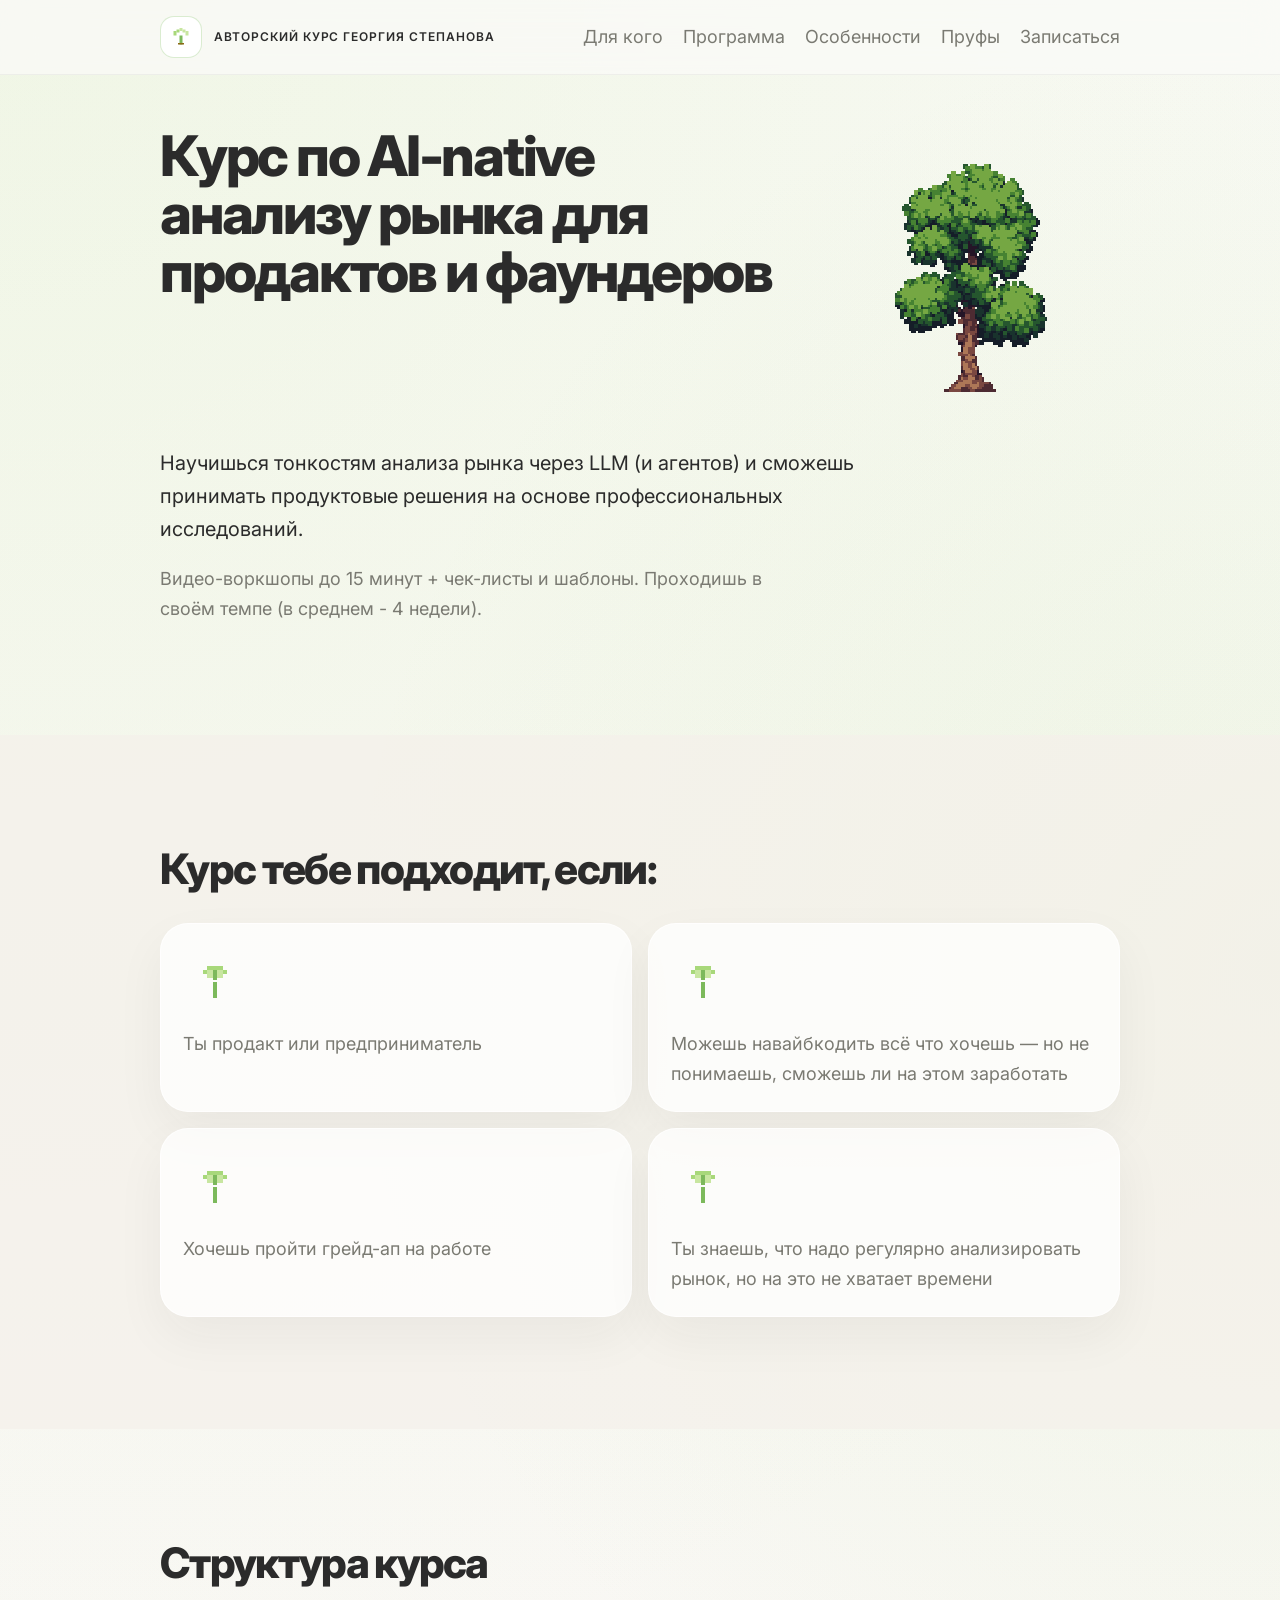
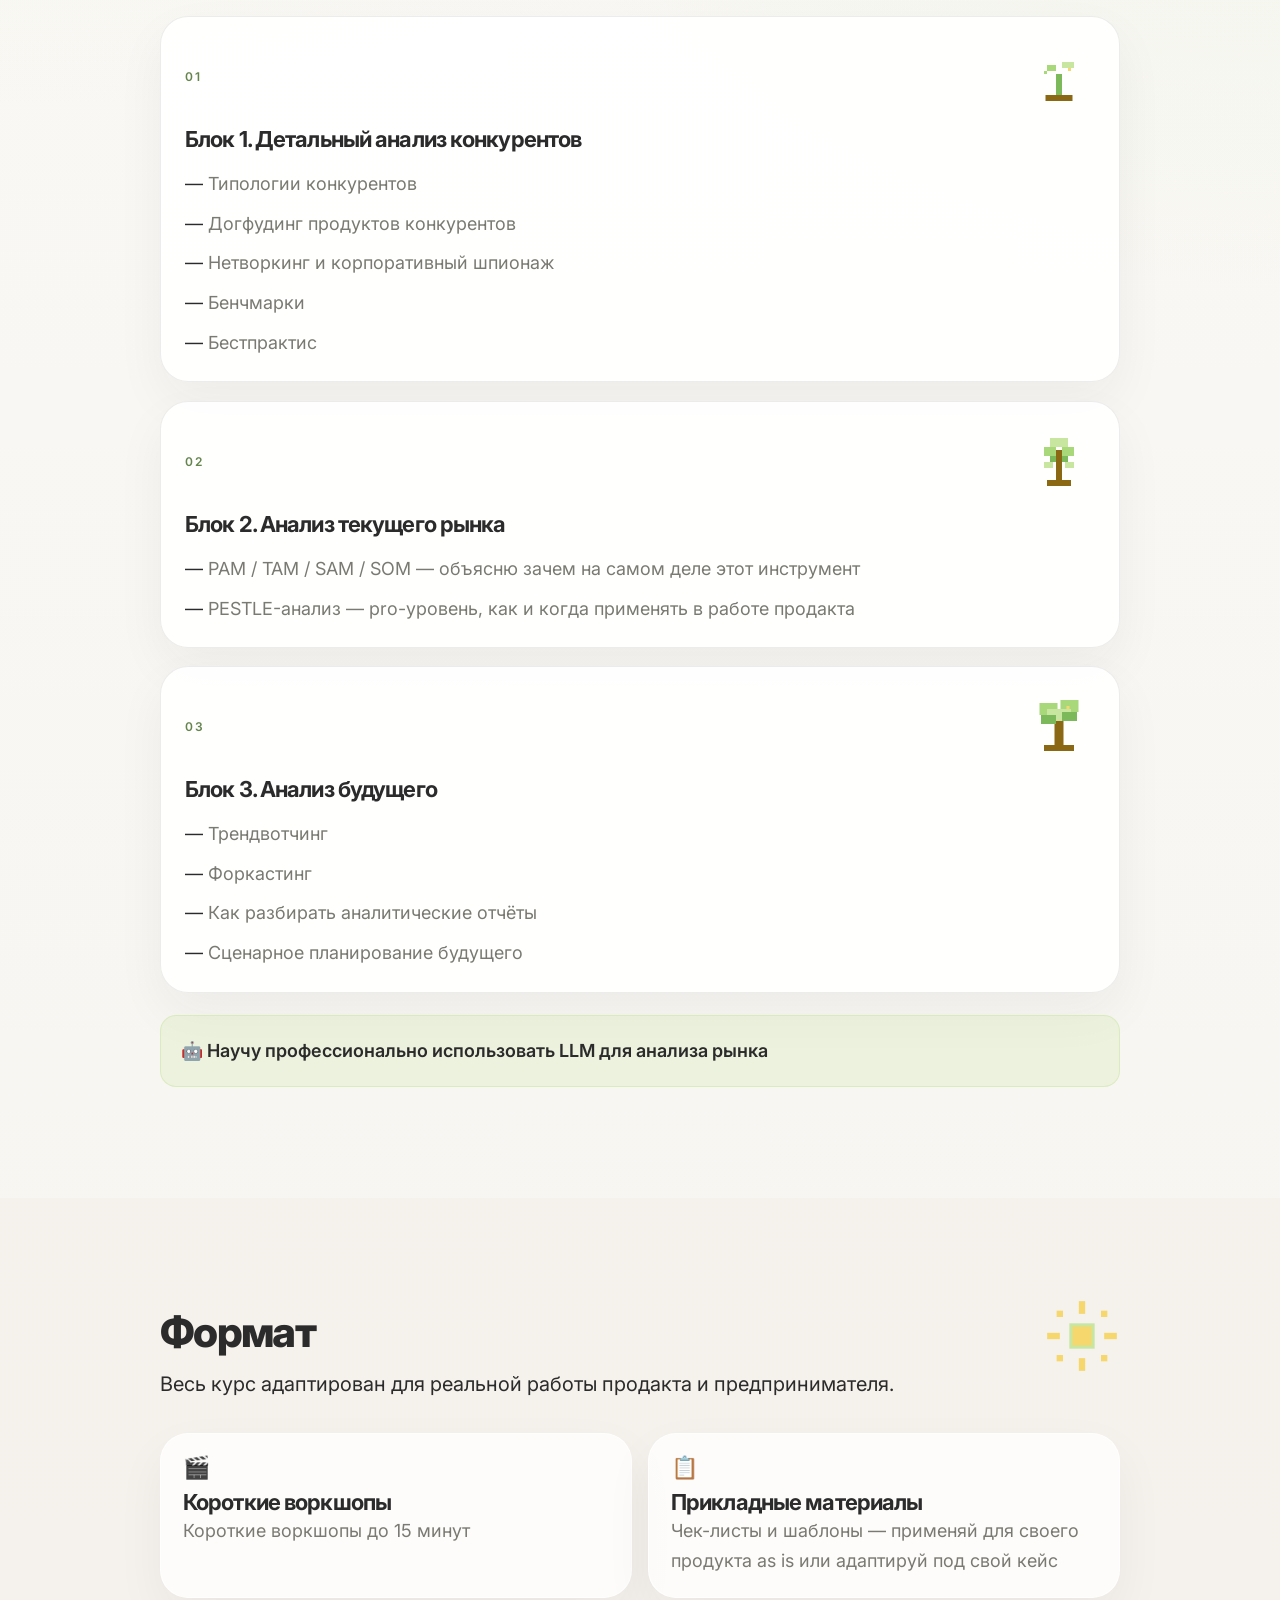
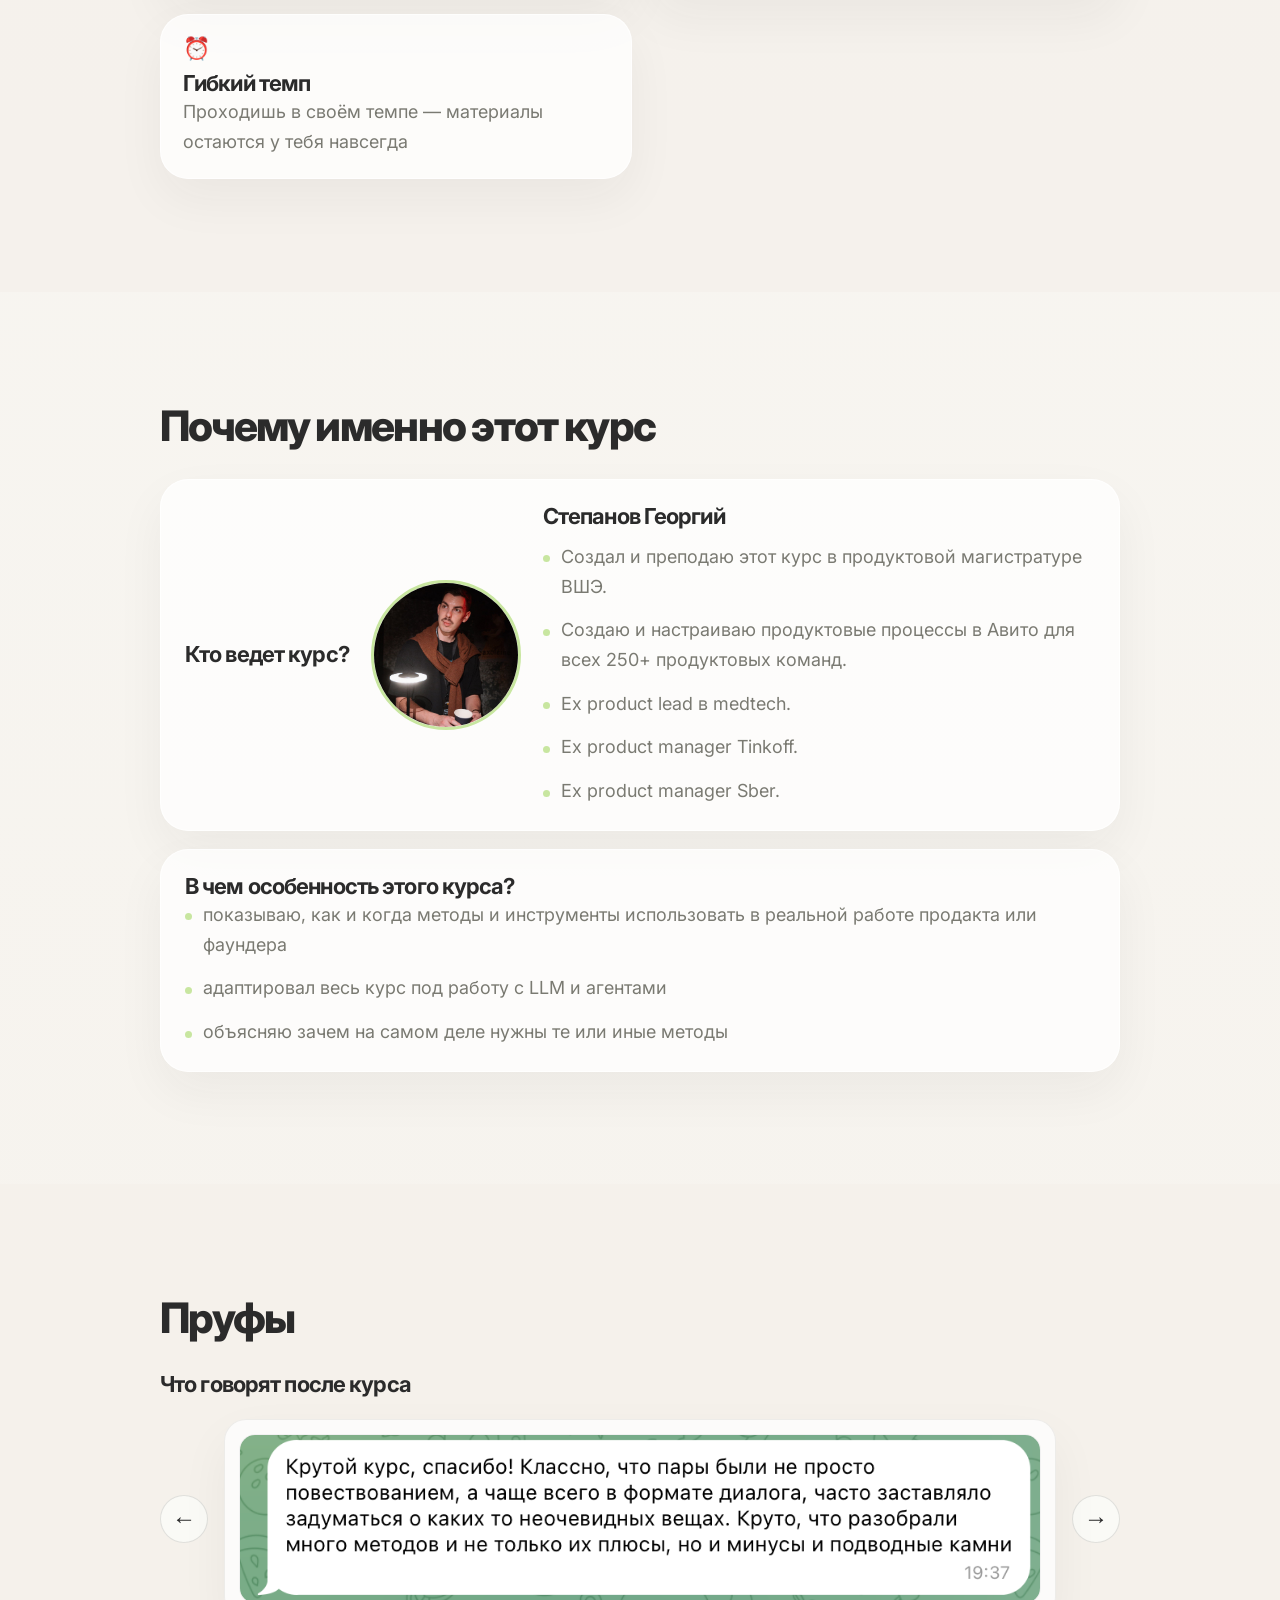
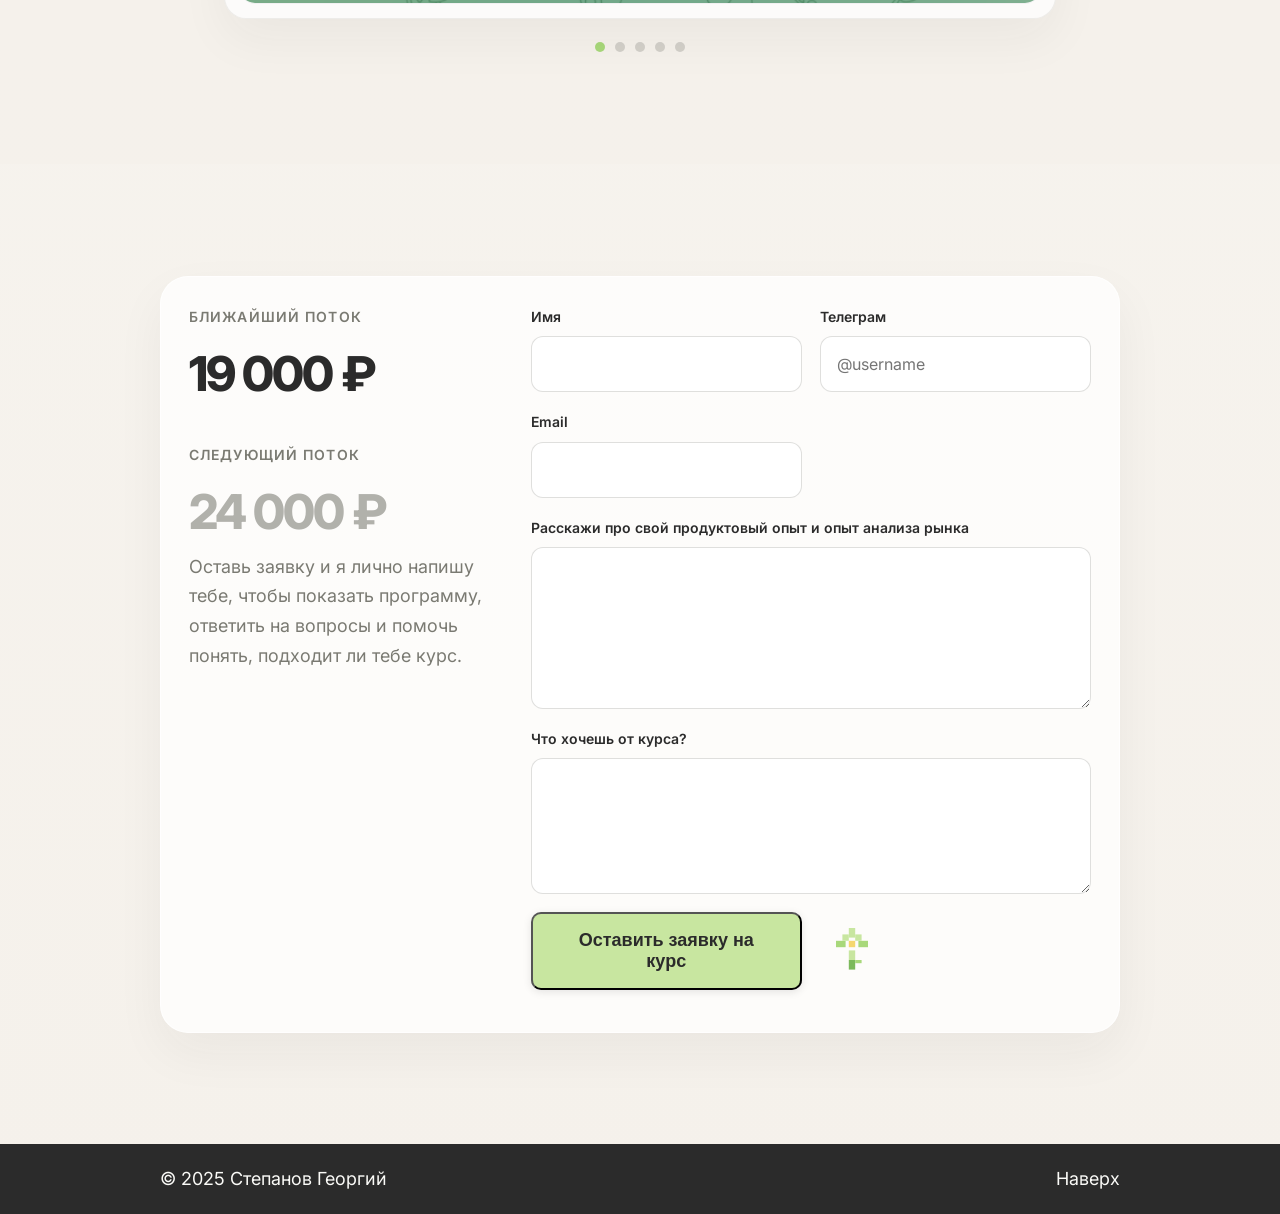
<file: landing/index.html>
<!DOCTYPE html>
<html lang="ru">
<head>
  <meta charset="UTF-8">
  <meta name="viewport" content="width=device-width, initial-scale=1.0">
  <title>Курс по AI-native анализу рынка для продактов и фаундеров</title>
  <meta
    name="description"
    content="Курс по AI-native анализу рынка для продактов и фаундеров: короткие видео-воркшопы, шаблоны и практические инструменты для реальной работы."
  >
  <link rel="preconnect" href="https://fonts.googleapis.com">
  <link rel="preconnect" href="https://fonts.gstatic.com" crossorigin>
  <link
    href="https://fonts.googleapis.com/css2?family=Inter:wght@400;500;600;700;800&display=swap"
    rel="stylesheet"
  >
  <link rel="stylesheet" href="css/style.css">
  <link rel="stylesheet" href="css/animations.css">
  <link rel="stylesheet" href="css/mobile.css">
</head>
<body>
  <div class="page-shell">
    <!-- Site Header -->
    <header class="site-header">
      <div class="container header-inner">
        <a class="brand" href="#top" aria-label="На главную">
          <span class="brand-mark" aria-hidden="true">
            <svg class="pixel-icon pixel-logo-sprout" viewBox="0 0 16 16" focusable="false">
              <rect x="7" y="7" width="2" height="6" fill="#7CB95B"></rect>
              <rect x="5" y="3" width="2" height="2" fill="#A8D87A"></rect>
              <rect x="3" y="4" width="2" height="3" fill="#A8D87A"></rect>
              <rect x="7" y="2" width="2" height="2" fill="#C8E6A0"></rect>
              <rect x="9" y="3" width="2" height="2" fill="#C8E6A0"></rect>
              <rect x="11" y="4" width="2" height="3" fill="#C8E6A0"></rect>
              <rect x="6" y="12" width="4" height="1" fill="#8B6914"></rect>
            </svg>
          </span>
          <span class="brand-text">авторский курс Георгия Степанова</span>
        </a>
        <nav class="nav" aria-label="Основная навигация">
          <a href="#audience">Для кого</a>
          <a href="#modules">Программа</a>
          <a href="#author">Особенности</a>
          <a href="#proofs">Пруфы</a>
          <a href="#enroll">Записаться</a>
        </nav>
      </div>
    </header>

    <main id="top">
      <!-- Hero Section -->
      <section class="section section-primary hero" id="hero">
        <div class="container hero-copy">
          <div class="hero-title-wrap animate-on-scroll">
            <h1>Курс по AI-native анализу рынка для продактов и фаундеров</h1>
            <img
              class="pixel-icon pixel-sprout"
              src="assets/hero-tree.png"
              alt=""
              aria-hidden="true"
            >
          </div>
          <p class="hero-subtitle animate-on-scroll">
            Научишься тонкостям анализа рынка через LLM (и агентов) и сможешь принимать продуктовые решения на основе
            профессиональных исследований.
          </p>
          <p class="hero-note animate-on-scroll">
            Видео-воркшопы до 15 минут + чек-листы и шаблоны. Проходишь в своём темпе (в среднем - 4 недели).
          </p>
        </div>
      </section>

      <!-- Audience Fit Section -->
      <section class="section section-secondary" id="audience">
        <div class="container">
          <div class="section-heading animate-on-scroll">
            <h2>Курс тебе подходит, если:</h2>
          </div>
          <div class="cards-grid">
            <article class="soft-card animate-on-scroll">
              <svg class="pixel-icon pixel-leaf" viewBox="0 0 32 32" aria-hidden="true" focusable="false">
                <rect x="15" y="18" width="2" height="8" fill="#7CB95B"></rect>
                <rect x="12" y="10" width="4" height="2" fill="#A8D87A"></rect>
                <rect x="10" y="12" width="2" height="2" fill="#A8D87A"></rect>
                <rect x="12" y="12" width="4" height="4" fill="#C8E6A0"></rect>
                <rect x="16" y="10" width="4" height="2" fill="#A8D87A"></rect>
                <rect x="20" y="12" width="2" height="2" fill="#A8D87A"></rect>
                <rect x="16" y="12" width="4" height="4" fill="#C8E6A0"></rect>
                <rect x="15" y="12" width="2" height="5" fill="#7CB95B"></rect>
              </svg>
              <p>Ты продакт или предприниматель</p>
            </article>
            <article class="soft-card animate-on-scroll">
              <svg class="pixel-icon pixel-leaf" viewBox="0 0 32 32" aria-hidden="true" focusable="false">
                <rect x="15" y="18" width="2" height="8" fill="#7CB95B"></rect>
                <rect x="12" y="10" width="4" height="2" fill="#A8D87A"></rect>
                <rect x="10" y="12" width="2" height="2" fill="#A8D87A"></rect>
                <rect x="12" y="12" width="4" height="4" fill="#C8E6A0"></rect>
                <rect x="16" y="10" width="4" height="2" fill="#A8D87A"></rect>
                <rect x="20" y="12" width="2" height="2" fill="#A8D87A"></rect>
                <rect x="16" y="12" width="4" height="4" fill="#C8E6A0"></rect>
                <rect x="15" y="12" width="2" height="5" fill="#7CB95B"></rect>
              </svg>
              <p>Можешь навайбкодить всё что хочешь — но не понимаешь, сможешь ли на этом заработать</p>
            </article>
            <article class="soft-card animate-on-scroll">
              <svg class="pixel-icon pixel-leaf" viewBox="0 0 32 32" aria-hidden="true" focusable="false">
                <rect x="15" y="18" width="2" height="8" fill="#7CB95B"></rect>
                <rect x="12" y="10" width="4" height="2" fill="#A8D87A"></rect>
                <rect x="10" y="12" width="2" height="2" fill="#A8D87A"></rect>
                <rect x="12" y="12" width="4" height="4" fill="#C8E6A0"></rect>
                <rect x="16" y="10" width="4" height="2" fill="#A8D87A"></rect>
                <rect x="20" y="12" width="2" height="2" fill="#A8D87A"></rect>
                <rect x="16" y="12" width="4" height="4" fill="#C8E6A0"></rect>
                <rect x="15" y="12" width="2" height="5" fill="#7CB95B"></rect>
              </svg>
              <p>Хочешь пройти грейд-ап на работе</p>
            </article>
            <article class="soft-card animate-on-scroll">
              <svg class="pixel-icon pixel-leaf" viewBox="0 0 32 32" aria-hidden="true" focusable="false">
                <rect x="15" y="18" width="2" height="8" fill="#7CB95B"></rect>
                <rect x="12" y="10" width="4" height="2" fill="#A8D87A"></rect>
                <rect x="10" y="12" width="2" height="2" fill="#A8D87A"></rect>
                <rect x="12" y="12" width="4" height="4" fill="#C8E6A0"></rect>
                <rect x="16" y="10" width="4" height="2" fill="#A8D87A"></rect>
                <rect x="20" y="12" width="2" height="2" fill="#A8D87A"></rect>
                <rect x="16" y="12" width="4" height="4" fill="#C8E6A0"></rect>
                <rect x="15" y="12" width="2" height="5" fill="#7CB95B"></rect>
              </svg>
              <p>Ты знаешь, что надо регулярно анализировать рынок, но на это не хватает времени</p>
            </article>
          </div>
        </div>
      </section>

      <!-- Course Structure Section -->
      <section class="section section-primary" id="modules">
        <div class="container">
          <div class="section-heading animate-on-scroll">
            <h2>Структура курса</h2>
          </div>
          <div class="timeline">
            <article class="course-card timeline-item animate-on-scroll">
              <div class="timeline-top">
                <span class="timeline-index">01</span>
                <svg class="pixel-icon pixel-growth" viewBox="0 0 48 48" aria-hidden="true" focusable="false">
                  <rect x="15" y="36" width="18" height="4" fill="#8B6914"></rect>
                  <rect x="22" y="22" width="4" height="14" fill="#7CB95B"></rect>
                  <rect x="16" y="16" width="6" height="4" fill="#A8D87A"></rect>
                  <rect x="26" y="14" width="8" height="4" fill="#C8E6A0"></rect>
                  <rect x="14" y="20" width="2" height="2" fill="#A8D87A"></rect>
                  <rect x="30" y="18" width="2" height="2" fill="#F5D76E"></rect>
                </svg>
              </div>
              <h3>Блок 1. Детальный анализ конкурентов</h3>
              <ul class="card-list">
                <li>Типологии конкурентов</li>
                <li>Догфудинг продуктов конкурентов</li>
                <li>Нетворкинг и корпоративный шпионаж</li>
                <li>Бенчмарки</li>
                <li>Бестпрактис</li>
              </ul>
            </article>

            <article class="course-card timeline-item animate-on-scroll">
              <div class="timeline-top">
                <span class="timeline-index">02</span>
                <svg class="pixel-icon pixel-growth" viewBox="0 0 48 48" aria-hidden="true" focusable="false">
                  <rect x="22" y="16" width="4" height="20" fill="#8B6914"></rect>
                  <rect x="18" y="20" width="4" height="4" fill="#7CB95B"></rect>
                  <rect x="26" y="20" width="4" height="4" fill="#7CB95B"></rect>
                  <rect x="14" y="14" width="8" height="6" fill="#A8D87A"></rect>
                  <rect x="26" y="14" width="8" height="6" fill="#A8D87A"></rect>
                  <rect x="18" y="8" width="12" height="6" fill="#C8E6A0"></rect>
                  <rect x="14" y="24" width="6" height="4" fill="#C8E6A0"></rect>
                  <rect x="28" y="24" width="6" height="4" fill="#C8E6A0"></rect>
                  <rect x="16" y="36" width="16" height="4" fill="#8B6914"></rect>
                </svg>
              </div>
              <h3>Блок 2. Анализ текущего рынка</h3>
              <ul class="card-list">
                <li>PAM / TAM / SAM / SOM — объясню зачем на самом деле этот инструмент</li>
                <li>PESTLE-анализ — pro-уровень, как и когда применять в работе продакта</li>
              </ul>
            </article>

            <article class="course-card timeline-item animate-on-scroll">
              <div class="timeline-top">
                <span class="timeline-index">03</span>
                <svg class="pixel-icon pixel-growth" viewBox="0 0 48 48" aria-hidden="true" focusable="false">
                  <rect x="21" y="16" width="6" height="20" fill="#8B6914"></rect>
                  <rect x="11" y="8" width="12" height="8" fill="#A8D87A"></rect>
                  <rect x="25" y="6" width="12" height="8" fill="#A8D87A"></rect>
                  <rect x="16" y="12" width="16" height="8" fill="#C8E6A0"></rect>
                  <rect x="12" y="16" width="10" height="6" fill="#7CB95B"></rect>
                  <rect x="26" y="14" width="10" height="6" fill="#7CB95B"></rect>
                  <rect x="29" y="10" width="2" height="2" fill="#F5D76E"></rect>
                  <rect x="14" y="36" width="20" height="4" fill="#8B6914"></rect>
                </svg>
              </div>
              <h3>Блок 3. Анализ будущего</h3>
              <ul class="card-list">
                <li>Трендвотчинг</li>
                <li>Форкастинг</li>
                <li>Как разбирать аналитические отчёты</li>
                <li>Сценарное планирование будущего</li>
              </ul>
            </article>
          </div>
          <div class="highlight-banner animate-on-scroll" role="note" aria-label="Акцент на работе с LLM">
            <span>🤖 Научу профессионально использовать LLM для анализа рынка</span>
          </div>
        </div>
      </section>

      <!-- Format Section -->
      <section class="section section-secondary" id="format">
        <div class="container section-with-decor">
          <svg class="pixel-icon pixel-sun decor-corner" viewBox="0 0 48 48" aria-hidden="true" focusable="false">
            <rect x="22" y="2" width="4" height="8" fill="#F5D76E"></rect>
            <rect x="22" y="38" width="4" height="8" fill="#F5D76E"></rect>
            <rect x="2" y="22" width="8" height="4" fill="#F5D76E"></rect>
            <rect x="38" y="22" width="8" height="4" fill="#F5D76E"></rect>
            <rect x="8" y="8" width="4" height="4" fill="#F5D76E"></rect>
            <rect x="36" y="8" width="4" height="4" fill="#F5D76E"></rect>
            <rect x="8" y="36" width="4" height="4" fill="#F5D76E"></rect>
            <rect x="36" y="36" width="4" height="4" fill="#F5D76E"></rect>
            <rect x="16" y="16" width="16" height="16" fill="#C8E6A0"></rect>
            <rect x="18" y="18" width="12" height="12" fill="#F5D76E"></rect>
          </svg>
          <div class="section-heading animate-on-scroll">
            <h2>Формат</h2>
            <p class="section-lead">Весь курс адаптирован для реальной работы продакта и предпринимателя.</p>
          </div>
          <div class="cards-grid">
            <article class="soft-card animate-on-scroll">
              <span class="format-emoji" aria-hidden="true">🎬</span>
              <h3>Короткие воркшопы</h3>
              <p>Короткие воркшопы до 15 минут</p>
            </article>
            <article class="soft-card animate-on-scroll">
              <span class="format-emoji" aria-hidden="true">📋</span>
              <h3>Прикладные материалы</h3>
              <p>Чек-листы и шаблоны — применяй для своего продукта as is или адаптируй под свой кейс</p>
            </article>
            <article class="soft-card animate-on-scroll">
              <span class="format-emoji" aria-hidden="true">⏰</span>
              <h3>Гибкий темп</h3>
              <p>Проходишь в своём темпе — материалы остаются у тебя навсегда</p>
            </article>
          </div>
        </div>
      </section>

      <!-- Why This Course Section -->
      <section class="section section-primary" id="author">
        <div class="container">
          <div class="section-heading animate-on-scroll">
            <h2>Почему именно этот курс</h2>
          </div>
          <div class="reason-grid">
            <article class="reason-card author-card animate-on-scroll">
              <div class="reason-card-header">
                <h3>Кто ведет курс?</h3>
              </div>
              <div class="author-photo">
                <img src="assets/author-photo.jpg" alt="Степанов Георгий">
              </div>
              <div class="author-content">
                <h3>Степанов Георгий</h3>
                <ul class="reason-list author-points">
                  <li>Создал и преподаю этот курс в продуктовой магистратуре ВШЭ.</li>
                  <li>Создаю и настраиваю продуктовые процессы в Авито для всех 250+ продуктовых команд.</li>
                  <li>Ex product lead в medtech.</li>
                  <li>Ex product manager Tinkoff.</li>
                  <li>Ex product manager Sber.</li>
                </ul>
              </div>
            </article>
            <article class="reason-card feature-card animate-on-scroll">
              <div class="reason-card-header">
                <h3>В чем особенность этого курса?</h3>
              </div>
              <ul class="reason-list">
                <li>показываю, как и когда методы и инструменты использовать в реальной работе продакта или фаундера</li>
                <li>адаптировал весь курс под работу с LLM и агентами</li>
                <li>объясняю зачем на самом деле нужны те или иные методы</li>
              </ul>
            </article>
          </div>
        </div>
      </section>

      <!-- Proofs Section -->
      <section class="section section-secondary" id="proofs">
        <div class="container">
          <div class="section-heading animate-on-scroll">
            <h2>Пруфы</h2>
          </div>
          <div class="proof-block animate-on-scroll">
            <div class="proof-block-heading">
              <h3>Что говорят после курса</h3>
            </div>
          </div>
          <div class="reviews-shell animate-on-scroll">
            <button class="carousel-button carousel-button-prev" type="button" aria-label="Предыдущий отзыв">
              ←
            </button>
            <div class="reviews-track" id="reviews-track" aria-live="polite">
              <article class="review-slide is-active" aria-label="Скриншот отзыва 1">
                <img src="assets/review-1.png" alt="Отзыв студента 1">
              </article>
              <article class="review-slide" aria-label="Скриншот отзыва 2" hidden>
                <img src="assets/review-2.png" alt="Отзыв студента 2">
              </article>
              <article class="review-slide" aria-label="Скриншот отзыва 3" hidden>
                <img src="assets/review-3.png" alt="Отзыв студента 3">
              </article>
              <article class="review-slide" aria-label="Скриншот отзыва 4" hidden>
                <img src="assets/review-4.png" alt="Отзыв студента 4">
              </article>
              <article class="review-slide" aria-label="Скриншот отзыва 5" hidden>
                <img src="assets/review-5.png" alt="Отзыв студента 5">
              </article>
            </div>
            <button class="carousel-button carousel-button-next" type="button" aria-label="Следующий отзыв">
              →
            </button>
          </div>
          <div class="carousel-dots" id="carousel-dots" aria-label="Индикаторы отзывов"></div>
        </div>
      </section>

      <!-- CTA Section -->
      <section class="section section-primary" id="enroll">
        <div class="container cta-panel animate-on-scroll">
          <div class="cta-copy">
            <div class="price-stack">
              <p class="cta-price-label">Ближайший поток</p>
              <p class="cta-price">19 000 ₽</p>
              <p class="cta-price-label cta-price-label-next">Следующий поток</p>
              <p class="cta-price cta-price-next">24 000 ₽</p>
            </div>
            <p class="cta-note">Оставь заявку и я лично напишу тебе, чтобы показать программу, ответить на вопросы и помочь понять, подходит ли тебе курс.</p>
          </div>
          <div class="cta-action-group">
            <form class="lead-form" id="lead-form" novalidate>
              <label class="form-field">
                <span>Имя</span>
                <input type="text" name="name" autocomplete="name" required>
              </label>
              <label class="form-field">
                <span>Телеграм</span>
                <input type="text" name="telegram" placeholder="@username" autocomplete="off" required>
              </label>
              <label class="form-field">
                <span>Email</span>
                <input type="email" name="email" autocomplete="email" required>
              </label>
              <label class="form-field form-field-full">
                <span>Расскажи про свой продуктовый опыт и опыт анализа рынка</span>
                <textarea name="experience" rows="5" required></textarea>
              </label>
              <label class="form-field form-field-full">
                <span>Что хочешь от курса?</span>
                <textarea name="goals" rows="4" required></textarea>
              </label>
              <div class="cta-row">
                <button class="cta-button" type="submit">Оставить заявку на курс</button>
                <p class="form-status" id="form-status" aria-live="polite"></p>
              </div>
              <svg class="pixel-icon pixel-flower" viewBox="0 0 40 40" aria-hidden="true" focusable="false">
                <rect x="18" y="18" width="4" height="4" fill="#F5D76E"></rect>
                <rect x="18" y="10" width="4" height="6" fill="#C8E6A0"></rect>
                <rect x="18" y="24" width="4" height="6" fill="#C8E6A0"></rect>
                <rect x="10" y="18" width="6" height="4" fill="#A8D87A"></rect>
                <rect x="24" y="18" width="6" height="4" fill="#A8D87A"></rect>
                <rect x="14" y="14" width="4" height="4" fill="#C8E6A0"></rect>
                <rect x="22" y="14" width="4" height="4" fill="#C8E6A0"></rect>
                <rect x="18" y="30" width="4" height="6" fill="#7CB95B"></rect>
                <rect x="22" y="30" width="4" height="2" fill="#A8D87A"></rect>
              </svg>
            </form>
          </div>
        </div>
      </section>
    </main>

    <!-- Footer -->
    <footer class="site-footer">
      <div class="container footer-inner">
        <p>© 2025 Степанов Георгий</p>
        <a href="#top">Наверх</a>
      </div>
    </footer>
  </div>

  <script src="js/main.js" defer></script>
  <script src="js/carousel.js" defer></script>
  <script src="js/form.js" defer></script>
</body>
</html>
</file>
<file: landing/css/style.css>
:root {
  --bg-primary: #fafaf7;
  --bg-secondary: #f5f1eb;
  --surface: rgba(255, 255, 255, 0.74);
  --surface-strong: rgba(255, 255, 255, 0.92);
  --accent: #c8e6a0;
  --accent-hover: #a8d87a;
  --green-deep: #7cb95b;
  --sun: #f5d76e;
  --soil: #8b6914;
  --text-primary: #2b2b2b;
  --text-secondary: #7a7a72;
  --line: rgba(43, 43, 43, 0.09);
  --line-strong: rgba(43, 43, 43, 0.14);
  --shadow-soft: 0 20px 50px rgba(43, 43, 43, 0.05);
  --shadow-button: 0 2px 8px rgba(0, 0, 0, 0.1);
  --radius-xl: 28px;
  --radius-lg: 22px;
  --radius-md: 16px;
  --radius-sm: 10px;
}

*,
*::before,
*::after {
  box-sizing: border-box;
}

html {
  scroll-behavior: smooth;
}

body {
  margin: 0;
  font-family: "Inter", sans-serif;
  color: var(--text-primary);
  background:
    radial-gradient(circle at top left, rgba(200, 230, 160, 0.2), transparent 28%),
    radial-gradient(circle at right 16%, rgba(168, 216, 122, 0.12), transparent 18%),
    linear-gradient(180deg, #fafaf7 0%, #f5f1eb 100%);
  line-height: 1.65;
}

a {
  color: inherit;
  text-decoration: none;
}

img {
  max-width: 100%;
  display: block;
}

button,
a {
  -webkit-tap-highlight-color: transparent;
}

p,
h1,
h2,
h3,
ul {
  margin-top: 0;
}

.page-shell {
  min-height: 100vh;
}

/* Shared layout */
.container {
  width: min(calc(100% - 32px), 720px);
  margin: 0 auto;
}

.section {
  padding: 80px 0;
}

.section-primary {
  background: transparent;
}

.section-secondary {
  background: rgba(245, 241, 235, 0.68);
}

.section-heading {
  margin-bottom: 32px;
}

h1,
h2,
h3 {
  color: var(--text-primary);
  line-height: 1.04;
  letter-spacing: -0.04em;
}

h1 {
  margin-bottom: 20px;
  font-size: 36px;
  font-weight: 800;
}

h2 {
  margin-bottom: 14px;
  font-size: 30px;
  font-weight: 800;
}

h3 {
  margin-bottom: 12px;
  font-size: 22px;
  font-weight: 700;
  line-height: 1.18;
}

p,
li,
span,
a,
small {
  font-size: 16px;
}

.hero-subtitle,
.section-lead {
  color: var(--text-primary);
  font-size: 18px;
}

.hero-note,
.cta-note,
.card-list,
.soft-card p,
.author-content p {
  color: var(--text-secondary);
}

.eyebrow,
.brand-text,
.timeline-index {
  font-size: 12px;
  font-weight: 600;
  letter-spacing: 0.14em;
  text-transform: uppercase;
}

.eyebrow {
  margin-bottom: 18px;
  color: #65854d;
}

.pixel-icon {
  flex-shrink: 0;
  image-rendering: pixelated;
}

/* Header */
.site-header {
  position: sticky;
  top: 0;
  z-index: 20;
  padding: 16px 0;
  background: rgba(250, 250, 247, 0.76);
  backdrop-filter: blur(16px);
  border-bottom: 1px solid rgba(43, 43, 43, 0.05);
}

.header-inner,
.footer-inner {
  display: flex;
  align-items: center;
  justify-content: space-between;
  gap: 16px;
}

.brand {
  display: inline-flex;
  align-items: center;
  gap: 12px;
  font-weight: 700;
}

.brand-mark {
  display: inline-grid;
  place-items: center;
  width: 42px;
  height: 42px;
  border-radius: 14px;
  background: rgba(255, 255, 255, 0.9);
  border: 1px solid rgba(124, 185, 91, 0.28);
}

.pixel-logo-sprout {
  width: 24px;
  height: 24px;
}

.brand-text {
  color: var(--text-primary);
  letter-spacing: 0.08em;
}

.nav {
  display: none;
  align-items: center;
  gap: 20px;
  color: var(--text-secondary);
}

.nav a:hover,
.nav a:focus-visible,
.site-footer a:hover,
.site-footer a:focus-visible {
  color: #65854d;
}

/* Hero */
.hero {
  padding-top: 34px;
}

.hero-copy {
  display: grid;
  gap: 18px;
  min-width: 0;
}

.hero-title-wrap {
  display: flex;
  align-items: flex-start;
  justify-content: space-between;
  gap: 20px;
  min-width: 0;
}

.hero-title-wrap h1,
.hero-subtitle,
.hero-note {
  min-width: 0;
  max-width: 100%;
  overflow-wrap: anywhere;
  word-break: normal;
}

.pixel-sprout {
  width: 300px;
  height: 300px;
  margin-top: 2px;
  object-fit: contain;
}

.hero-subtitle,
.hero-note {
  max-width: 56ch;
  margin-bottom: 0;
}

/* Cards */
.soft-card,
.course-card,
.author-card,
.cta-panel {
  background: var(--surface);
  border: 1px solid rgba(255, 255, 255, 0.72);
  box-shadow: var(--shadow-soft);
  border-radius: var(--radius-xl);
}

.cards-grid {
  display: grid;
  gap: 16px;
}

.soft-card {
  padding: 22px;
}

.soft-card p,
.soft-card h3 {
  margin-bottom: 0;
}

.pixel-leaf {
  width: 64px;
  height: 64px;
  margin-bottom: 12px;
}

/* Course structure */
.timeline {
  display: grid;
  gap: 18px;
}

.timeline-item {
  border: 1px solid var(--line);
  background: var(--surface-strong);
}

.timeline-top {
  display: flex;
  align-items: center;
  justify-content: space-between;
  gap: 12px;
  margin-bottom: 14px;
}

.timeline-index {
  color: #65854d;
}

.course-card {
  padding: 24px;
}

.course-card h3 {
  margin-bottom: 16px;
}

.card-list {
  list-style: none;
  padding: 0;
  margin: 0;
  display: grid;
  gap: 10px;
}

.card-list li::before {
  content: "— ";
  color: var(--text-primary);
}

.pixel-growth {
  width: 72px;
  height: 72px;
}

.highlight-banner {
  margin-top: 22px;
  padding: 20px;
  border-radius: var(--radius-md);
  background: rgba(200, 230, 160, 0.24);
  border: 1px solid rgba(200, 230, 160, 0.5);
  font-size: 18px;
  font-weight: 600;
}

/* Format */
.section-with-decor {
  position: relative;
}

.decor-corner {
  position: absolute;
  top: -12px;
  right: 0;
  width: 76px;
  height: 76px;
}

.format-emoji {
  display: inline-block;
  margin-bottom: 12px;
  font-size: 22px;
  line-height: 1;
}

/* Author */
.author-grid,
.cta-panel {
  display: grid;
  gap: 24px;
}

.reason-grid {
  display: grid;
  gap: 18px;
}

.reason-card,
.author-card,
.feature-card {
  padding: 24px;
  background: var(--surface);
  border: 1px solid rgba(255, 255, 255, 0.72);
  box-shadow: var(--shadow-soft);
  border-radius: var(--radius-xl);
}

.author-card {
  display: flex;
  flex-direction: column;
  align-items: center;
  gap: 22px;
  text-align: center;
  width: 100%;
}

.reason-card-header h3 {
  margin-bottom: 0;
}

.author-photo {
  width: 150px;
  height: 150px;
  border-radius: 50%;
  border: 3px solid var(--accent);
  overflow: hidden;
  flex-shrink: 0;
}

.author-photo img {
  width: 100%;
  height: 100%;
  object-fit: cover;
}

.author-content p {
  margin-bottom: 0;
}

.author-points {
  text-align: left;
}

.reason-list {
  margin: 0;
  padding: 0;
  list-style: none;
  display: grid;
  gap: 14px;
  color: var(--text-secondary);
}

.reason-list li {
  position: relative;
  padding-left: 18px;
}

.reason-list li::before {
  content: "";
  position: absolute;
  left: 0;
  top: 0.75em;
  width: 7px;
  height: 7px;
  border-radius: 50%;
  background: var(--accent);
}

/* Reviews */
.proof-block {
  margin-bottom: 22px;
}

.proof-block-heading {
  margin-bottom: 16px;
}

.reviews-shell {
  display: grid;
  grid-template-columns: auto minmax(0, 1fr) auto;
  align-items: center;
  gap: 16px;
}

.reviews-track {
  position: relative;
}

.review-slide {
  background: rgba(255, 255, 255, 0.72);
  border-radius: var(--radius-lg);
  padding: 14px;
  border: 1px solid rgba(122, 122, 114, 0.12);
  box-shadow: var(--shadow-soft);
}

.review-slide[hidden] {
  display: none;
}

.review-slide img {
  width: 100%;
  height: auto;
  min-height: 0;
  max-height: none;
  border-radius: calc(var(--radius-lg) - 6px);
  object-fit: contain;
  border: 1px solid rgba(122, 122, 114, 0.1);
  background: #ffffff;
}

.carousel-button {
  width: 48px;
  height: 48px;
  border: 1px solid rgba(122, 122, 114, 0.2);
  border-radius: 50%;
  background: rgba(250, 250, 247, 0.95);
  color: var(--text-primary);
  font-size: 24px;
  line-height: 1;
  cursor: pointer;
  transition: transform 0.25s ease, background-color 0.25s ease, box-shadow 0.25s ease;
}

.carousel-button:hover,
.carousel-button:focus-visible {
  background: #ffffff;
  transform: translateY(-2px);
  box-shadow: 0 10px 20px rgba(43, 43, 43, 0.08);
}

.carousel-dots {
  display: flex;
  justify-content: center;
  gap: 10px;
  margin-top: 22px;
}

.carousel-dot {
  width: 10px;
  height: 10px;
  border: 0;
  border-radius: 50%;
  background: rgba(122, 122, 114, 0.28);
  cursor: pointer;
  padding: 0;
}

.carousel-dot.is-active {
  background: var(--accent-hover);
}

/* CTA */
.cta-button,
.button-secondary {
  display: inline-flex;
  align-items: center;
  justify-content: center;
  min-height: 54px;
  padding: 16px 24px;
  border-radius: 10px;
  font-size: 18px;
  font-weight: 600;
  transition: background-color 0.25s ease, transform 0.25s ease, box-shadow 0.25s ease, border-color 0.25s ease;
}

.cta-button {
  background: var(--accent);
  color: var(--text-primary);
  box-shadow: var(--shadow-button);
}

.cta-button:hover,
.cta-button:focus-visible {
  background: var(--accent-hover);
  transform: translateY(-2px);
  box-shadow: 0 10px 18px rgba(43, 43, 43, 0.12);
}

.button-secondary {
  border: 1px solid var(--line-strong);
  background: rgba(255, 255, 255, 0.58);
  color: var(--text-primary);
}

.button-secondary:hover,
.button-secondary:focus-visible {
  border-color: rgba(168, 216, 122, 0.56);
  transform: translateY(-2px);
}

.cta-panel {
  padding: 28px;
}

.cta-price {
  margin-bottom: 14px;
  font-size: 42px;
  font-weight: 800;
  letter-spacing: -0.04em;
}

.cta-copy .cta-note {
  margin-bottom: 0;
}

.price-stack {
  display: grid;
  gap: 6px;
}

.cta-price-label {
  margin: 0;
  color: var(--text-secondary);
  font-size: 14px;
  font-weight: 600;
  text-transform: uppercase;
  letter-spacing: 0.08em;
}

.cta-price-label-next {
  margin-top: 10px;
}

.cta-price-next {
  font-size: 22px;
  color: var(--text-secondary);
  opacity: 0.58;
  margin-bottom: 0;
}

.lead-form {
  display: grid;
  gap: 16px;
  width: 100%;
}

.form-field {
  display: grid;
  gap: 8px;
}

.form-field span {
  font-size: 14px;
  font-weight: 600;
  color: var(--text-primary);
}

.form-field input,
.form-field textarea {
  width: 100%;
  border: 1px solid rgba(122, 122, 114, 0.24);
  border-radius: 12px;
  background: rgba(255, 255, 255, 0.86);
  color: var(--text-primary);
  padding: 14px 16px;
  font: inherit;
  resize: vertical;
  transition: border-color 0.2s ease, box-shadow 0.2s ease;
}

.form-field input:focus,
.form-field textarea:focus {
  outline: none;
  border-color: rgba(168, 216, 122, 0.8);
  box-shadow: 0 0 0 4px rgba(200, 230, 160, 0.24);
}

.form-field-full {
  grid-column: 1 / -1;
}

.cta-row {
  display: flex;
  align-items: center;
  gap: 14px;
  flex-wrap: wrap;
}

.form-status {
  margin: 0;
  color: var(--text-secondary);
}

.form-status.is-success {
  color: var(--green-deep);
}

.form-status.is-error {
  color: #a15547;
}

.cta-button:disabled {
  cursor: wait;
  opacity: 0.7;
  transform: none;
}

.pixel-flower {
  width: 64px;
  height: 64px;
}

/* Footer */
.site-footer {
  background: #2b2b2b;
  color: #fafaf7;
}

.footer-inner {
  padding: 20px 0;
}

.footer-inner p {
  margin-bottom: 0;
}
</file>
<file: landing/css/animations.css>
/* Scroll reveal animation states */
.animate-on-scroll {
  opacity: 0;
  transform: translateY(20px);
  transition: opacity 360ms ease-out, transform 360ms ease-out;
  will-change: opacity, transform;
}

.animate-on-scroll.is-visible {
  opacity: 1;
  transform: translateY(0);
}

@media (prefers-reduced-motion: reduce) {
  .animate-on-scroll {
    opacity: 1;
    transform: none;
    transition: none;
  }
}
</file>
<file: landing/css/mobile.css>
/* Tablet breakpoint */
@media (min-width: 768px) {
  .container {
    width: min(calc(100% - 48px), 720px);
  }

  .section {
    padding: 96px 0;
  }

  h1 {
    font-size: 44px;
  }

  h2 {
    font-size: 36px;
  }

  p,
  li,
  span,
  a,
  small {
    font-size: 18px;
  }

  .hero-subtitle,
  .section-lead {
    font-size: 20px;
  }

  .nav {
    display: inline-flex;
  }

  .cards-grid {
    grid-template-columns: repeat(2, minmax(0, 1fr));
  }

  .author-grid,
  .cta-panel {
    grid-template-columns: 1.15fr 0.85fr;
    align-items: start;
  }

  .lead-form {
    grid-template-columns: repeat(2, minmax(0, 1fr));
  }

  .author-card {
    flex-direction: row;
    align-items: center;
    text-align: left;
  }

  .author-content {
    flex: 1;
  }

  .cta-price {
    font-size: 48px;
  }

  .cta-action-group {
    display: flex;
    align-items: center;
    justify-content: flex-end;
    min-height: 100%;
    width: 100%;
  }

  .cta-copy {
    max-width: 320px;
  }

  .lead-form {
    align-content: start;
  }
}

/* Desktop breakpoint */
@media (min-width: 1024px) {
  .container {
    width: min(calc(100% - 64px), 960px);
  }

  .section {
    padding: 112px 0;
  }

  .hero {
    padding-top: 52px;
  }

  h1 {
    font-size: 56px;
  }

  h2 {
    font-size: 42px;
  }

  .cta-panel {
    grid-template-columns: minmax(220px, 0.7fr) minmax(0, 1.3fr);
    gap: 40px;
    align-items: start;
  }

  .cta-copy {
    position: sticky;
    top: 104px;
  }

  .lead-form {
    grid-template-columns: repeat(2, minmax(0, 1fr));
    gap: 18px;
  }

}

/* Mobile-only refinements */
@media (max-width: 767px) {
  .site-header {
    padding: 14px 0;
  }

  .brand-text {
    max-width: 170px;
    line-height: 1.35;
    letter-spacing: 0.05em;
  }

  .hero-title-wrap {
    flex-direction: column;
    align-items: flex-start;
    gap: 12px;
  }

  h1 {
    font-size: 30px;
    line-height: 1.06;
  }

  .hero-subtitle {
    font-size: 16px;
    line-height: 1.55;
  }

  .hero-note {
    font-size: 15px;
    line-height: 1.55;
  }

  .pixel-sprout {
    width: 72px;
    height: 72px;
    margin-top: 0;
  }

  .decor-corner {
    width: 64px;
    height: 64px;
  }

  .reviews-shell {
    grid-template-columns: 1fr;
  }

  .carousel-button {
    display: none;
  }

  .cta-button,
  .button-secondary {
    width: 100%;
  }

  .lead-form {
    grid-template-columns: 1fr;
  }
}
</file>
